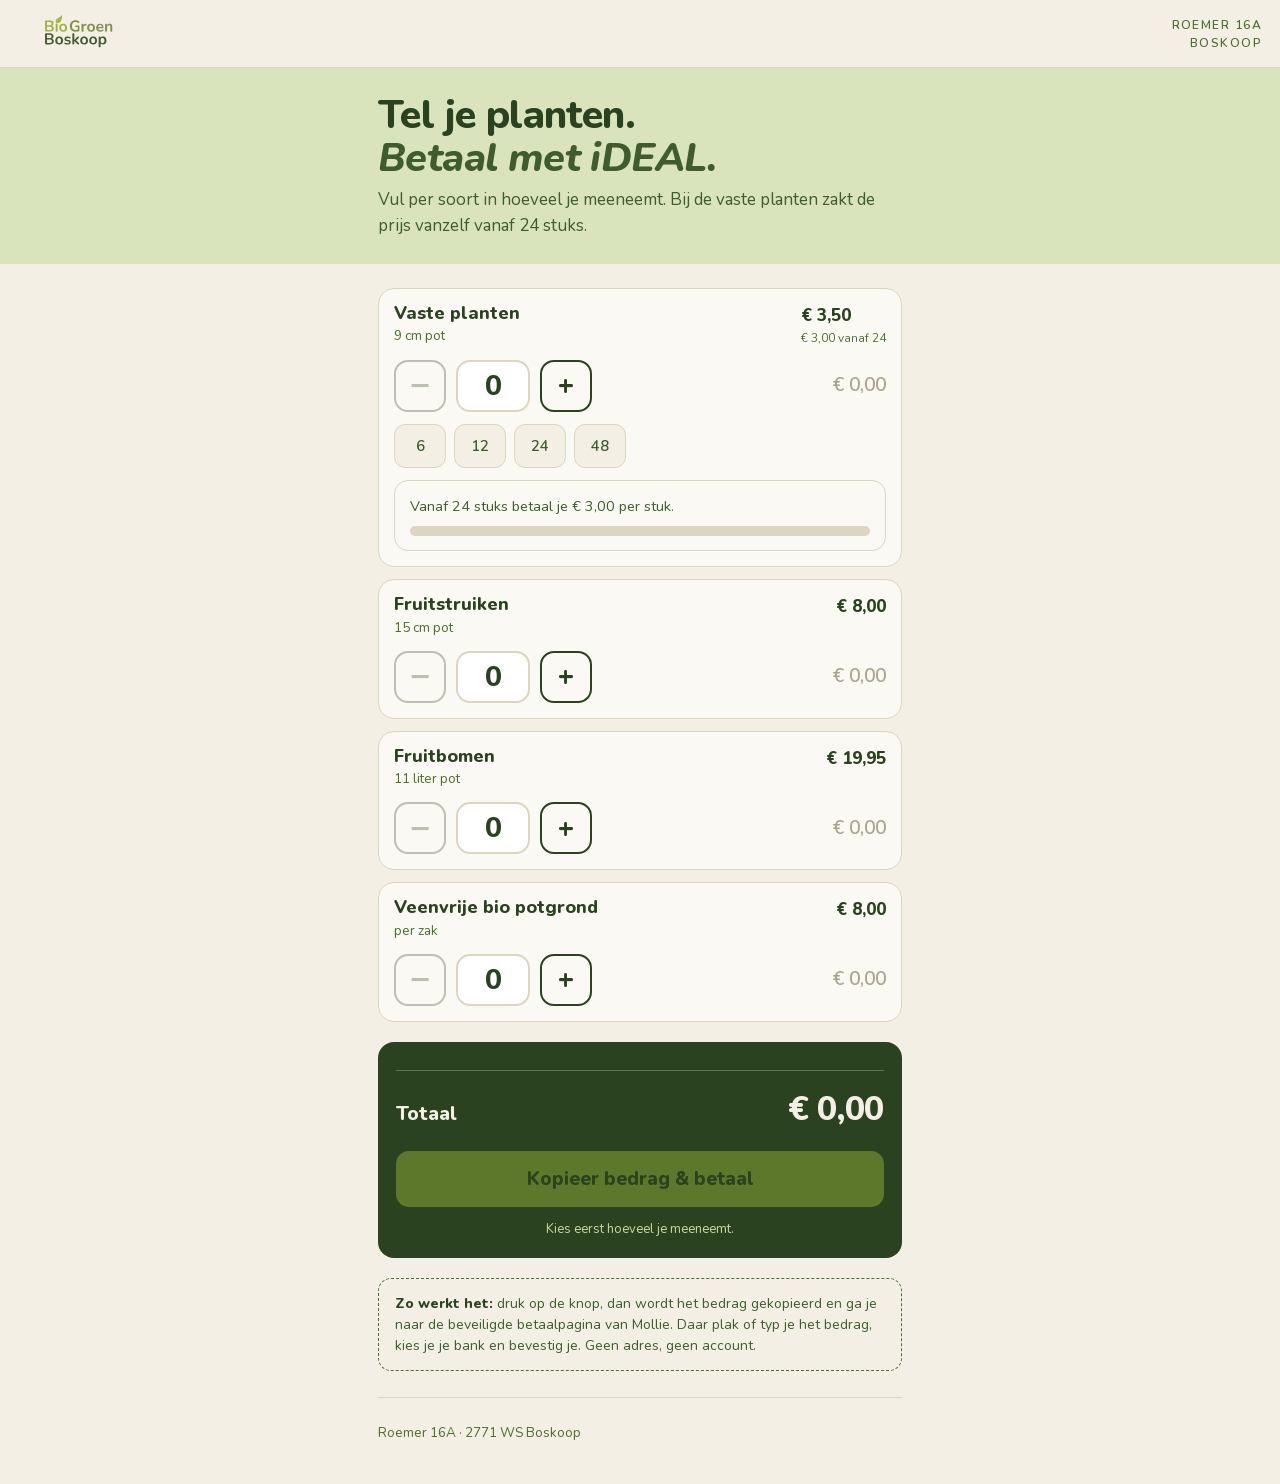
<file: index.html>
<!doctype html>
<html lang="nl">
<head>
<meta charset="utf-8">
<meta name="viewport" content="width=device-width,initial-scale=1,viewport-fit=cover">
<title>Bereken &amp; betaal — BioGroen Boskoop</title>
<link rel="icon" href="data:image/svg+xml,%3Csvg xmlns='http://www.w3.org/2000/svg' viewBox='0 0 64 64'%3E%3Crect width='64' height='64' rx='14' fill='%232B4220'/%3E%3Cpath d='M18 46 C20 26 32 14 48 12 C50 30 38 44 18 46 Z' fill='%23A8C63C'/%3E%3Cpath d='M19 46 C26 38 36 26 46 15' stroke='%232B4220' stroke-width='3' fill='none' stroke-linecap='round'/%3E%3C/svg%3E">
<link rel="stylesheet" href="bgb-fonts.css">
<style>

:root{
  --lime:#A8C63C; --pastel:#D9E4BC; --mid:#6E9444; --dark:#3E5C2E; --night:#2B4220;
  --moss:#4E6E2E; --cream:#F3EFE5; --line:#DCD5C2; --terra:#9A4419;
  --f:Nunito,system-ui,-apple-system,'Segoe UI',sans-serif;
}
*,*::before,*::after{box-sizing:border-box}
[hidden]{display:none!important}
html{font-family:var(--f)}
body{margin:0;background:var(--cream);color:var(--night);font-family:var(--f);
  font-weight:400;font-size:17px;line-height:1.55;-webkit-font-smoothing:antialiased}
.wrap{max-width:560px;margin:0 auto;padding:0 18px 40px}
a{color:inherit}
.lbl{font-weight:600;letter-spacing:.12em;text-transform:uppercase;font-size:12px}
.num{font-variant-numeric:tabular-nums;font-feature-settings:"tnum"}
.skip{position:absolute;left:-9999px}
.skip:focus{left:12px;top:12px;min-height:44px;display:inline-flex;align-items:center;
  padding:0 16px;background:var(--night);color:var(--cream);border-radius:10px;z-index:9}

.kop{background:var(--cream);border-bottom:1.5px solid var(--line);padding:14px 18px;
  display:flex;align-items:center;justify-content:space-between;gap:14px}
.bgb-logo__knock{fill:var(--cream)}
.kop__merk{width:118px;display:block}
.kop__adres{color:var(--moss);text-align:right;margin:0;line-height:1.5}

.top{background:var(--pastel);padding:26px 0 24px;margin-bottom:24px}
h1{font-weight:800;font-size:clamp(30px,8vw,40px);line-height:1.06;letter-spacing:-.015em;margin:0 0 8px}
h1 em{font-style:italic;color:var(--dark)}
.lead{margin:0;color:var(--dark)}
.regel{background:#FBF9F3;border:1.5px solid var(--line);border-radius:16px;
  padding:14px 15px 15px;margin:0 0 12px}
.regel__kop{display:flex;align-items:flex-start;justify-content:space-between;gap:12px;margin:0 0 12px}
.regel__naam{margin:0;font-weight:800;font-size:18px;line-height:1.2}
.regel__pot{margin:2px 0 0;color:var(--moss);font-size:13.5px}
.regel__prijs{margin:0;font-weight:800;font-size:17px;white-space:nowrap}
.regel__prijs small{display:block;font-weight:400;font-size:12px;color:var(--moss);text-align:right}
.regel__rij{display:flex;align-items:center;gap:10px}
.regel__knop{width:52px;height:52px;flex:0 0 auto;border:2px solid var(--night);background:#FBF9F3;
  color:var(--night);border-radius:14px;font-size:27px;font-weight:800;line-height:1;cursor:pointer;
  display:grid;place-items:center;padding:0;font-family:var(--f)}
.regel__knop:hover:not(:disabled){background:var(--lime)}
.regel__knop:disabled{opacity:.3;cursor:default}
.regel__veld{width:74px;height:52px;flex:0 0 auto;text-align:center;font-size:28px;font-weight:800;
  font-family:var(--f);border:2px solid var(--line);border-radius:14px;background:#fff;color:var(--night);
  -moz-appearance:textfield;font-variant-numeric:tabular-nums;padding:0}
.regel__veld::-webkit-outer-spin-button,.regel__veld::-webkit-inner-spin-button{-webkit-appearance:none;margin:0}
.regel__som{margin:0 0 0 auto;font-weight:800;font-size:19px;white-space:nowrap}
.regel__som--nul{color:#A9A48F;font-weight:600}
.regel__snel{display:flex;gap:8px;margin:12px 0 0;flex-wrap:wrap}
.regel__snel button{min-width:52px;min-height:44px;padding:0 13px;border:1.5px solid var(--line);
  background:var(--cream);color:var(--dark);border-radius:11px;font-family:var(--f);font-weight:600;
  font-size:15px;cursor:pointer;font-variant-numeric:tabular-nums}
.regel__snel button:hover{border-color:var(--night);background:var(--pastel)}
.meter{margin:12px 0 0;background:#FBF9F3;border:1.5px solid var(--line);border-radius:14px;padding:14px 15px}
.meter__tekst{margin:0 0 9px;font-size:14.5px;color:var(--dark)}
.meter__tekst b{color:var(--terra);font-weight:800}
.meter__baan{height:10px;background:var(--line);border-radius:999px;overflow:hidden}
.meter__vul{height:100%;background:var(--lime);border-radius:999px;width:0}
.meter--bereikt .meter__vul{background:var(--mid)}

.totaal{margin-top:20px;background:var(--night);color:var(--cream);border-radius:16px;padding:18px}
.totaal__rij{display:flex;justify-content:space-between;gap:12px;font-size:14.5px;padding:5px 0}
.totaal__rij--korting{color:var(--lime)}
.totaal__hoofd{display:flex;justify-content:space-between;align-items:baseline;gap:12px;margin-top:10px;
  padding-top:12px;border-top:1.5px solid rgba(243,239,229,.28)}
.totaal__label{font-weight:800;font-size:20px}
.totaal__bedrag{font-weight:800;font-size:34px;letter-spacing:-.01em}
.knop{display:flex;align-items:center;justify-content:center;width:100%;min-height:56px;margin-top:16px;
  background:var(--lime);color:var(--night);border:none;border-radius:13px;font-family:var(--f);
  font-weight:800;font-size:19px;cursor:pointer}
.knop:hover:not(:disabled){background:#B7D451}
.knop:disabled{opacity:.4;cursor:default}
.leeg{font-size:13px;color:#C9D8A0;margin:12px 0 0;text-align:center}
.hint{margin:12px 0 0;padding:11px 13px;background:rgba(168,198,60,.16);color:#DDEBAF;
  border-radius:11px;font-size:14px;line-height:1.45;text-align:center}
.hint b{color:#fff;font-weight:800;font-variant-numeric:tabular-nums}
.knop--ok{background:#6E9444;color:#F3EFE5}

.uitleg{margin:20px 0 0;padding:14px 16px;border:1.5px dashed var(--moss);border-radius:13px;
  font-size:14px;line-height:1.5;color:var(--dark)}
.uitleg b{font-weight:800;color:var(--night)}
.voet{margin-top:26px;padding-top:18px;border-top:1px solid var(--line);font-size:14px;color:var(--moss)}
.voet__gegevens{line-height:1.65;margin:6px 0 0;font-size:13.5px}
:focus-visible{outline:3px solid var(--terra);outline-offset:2px}
</style>
</head>
<body>
<a class="skip" href="#rekenen">Naar de rekenmodule</a>

<header class="kop">
  <!-- LOGO:START --><svg class="kop__merk bgb-logo" role="img" aria-label="BioGroen Boskoop" xmlns="http://www.w3.org/2000/svg" xmlns:xlink="http://www.w3.org/1999/xlink" viewBox="0 0 4251.75 1417.5" preserveAspectRatio="xMidYMid meet"><defs><g/><clipPath id="a26000ff5c"><path d="M 0.62 0 L 4250.88 0 L 4250.88 1417 L 0.62 1417 Z M 0.62 0 " clip-rule="nonzero"/></clipPath><clipPath id="8870ce7c89"><path d="M 0.62 0 L 4250.66 0 L 4250.66 1416.93 L 0.62 1416.93 Z M 0.62 0 " clip-rule="nonzero"/></clipPath><clipPath id="c2f44dbb6f"><path d="M 1336.42 217.93 L 1446.06 217.93 L 1446.06 327.57 L 1336.42 327.57 Z M 1336.42 217.93 " clip-rule="nonzero"/></clipPath><clipPath id="900d8e21f1"><path d="M 1391.24 217.93 C 1360.96 217.93 1336.42 242.48 1336.42 272.75 C 1336.42 303.03 1360.96 327.57 1391.24 327.57 C 1421.52 327.57 1446.06 303.03 1446.06 272.75 C 1446.06 242.48 1421.52 217.93 1391.24 217.93 Z M 1391.24 217.93 " clip-rule="nonzero"/></clipPath><clipPath id="1ef32eebeb"><path d="M 0.42 0.93 L 110.06 0.93 L 110.06 110.57 L 0.42 110.57 Z M 0.42 0.93 " clip-rule="nonzero"/></clipPath><clipPath id="9193e48dbc"><path d="M 55.24 0.93 C 24.96 0.93 0.42 25.48 0.42 55.75 C 0.42 86.03 24.96 110.57 55.24 110.57 C 85.52 110.57 110.06 86.03 110.06 55.75 C 110.06 25.48 85.52 0.93 55.24 0.93 Z M 55.24 0.93 " clip-rule="nonzero"/></clipPath><clipPath id="658c594928"><rect x="0" width="111" y="0" height="111"/></clipPath><clipPath id="f12c47533d"><path d="M 1355.5 36.55 L 1584 36.55 L 1584 386.66 L 1355.5 386.66 Z M 1355.5 36.55 " clip-rule="nonzero"/></clipPath><clipPath id="6692439321"><rect x="0" width="4251" y="0" height="1417"/></clipPath></defs><g clip-path="url(#a26000ff5c)"><g transform="matrix(1, 0, 0, 1, 0, 0)"><g clip-path="url(#6692439321)"><g clip-path="url(#8870ce7c89)"></g><g fill="#a2b143" fill-opacity="1"><g transform="translate(932.06, 633.21)"><g><path d="M 81.92 0 C 69.49 0 59.98 -3.3 53.39 -9.89 C 46.8 -16.48 43.5 -25.99 43.5 -38.42 L 43.5 -359.91 C 43.5 -372.33 46.8 -381.84 53.39 -388.44 C 59.98 -395.03 69.49 -398.33 81.92 -398.33 L 217.53 -398.33 C 245.39 -398.33 269.12 -394.18 288.7 -385.89 C 308.3 -377.61 323.27 -365.74 333.62 -350.3 C 343.99 -334.86 349.17 -316.41 349.17 -294.94 C 349.17 -270.82 342.2 -250.48 328.27 -233.91 C 314.33 -217.33 295.3 -206.22 271.2 -200.58 L 271.2 -209.05 C 299.08 -204.9 320.73 -194.35 336.17 -177.41 C 351.62 -160.46 359.34 -138.43 359.34 -111.31 C 359.34 -75.89 347.38 -48.49 323.45 -29.09 C 299.54 -9.7 266.3 0 223.73 0 Z M 113 -54.81 L 214.7 -54.81 C 240.32 -54.81 259.15 -59.8 271.2 -69.78 C 283.25 -79.76 289.28 -94.73 289.28 -114.69 C 289.28 -135.03 283.25 -150.1 271.2 -159.89 C 259.15 -169.68 240.32 -174.58 214.7 -174.58 L 113 -174.58 Z M 113 -229.39 L 205.09 -229.39 C 229.96 -229.39 248.51 -234.19 260.75 -243.8 C 272.99 -253.4 279.11 -267.62 279.11 -286.45 C 279.11 -305.29 272.99 -319.5 260.75 -329.11 C 248.51 -338.71 229.96 -343.52 205.09 -343.52 L 113 -343.52 Z M 113 -229.39 "/></g></g></g><g fill="#a2b143" fill-opacity="1"><g transform="translate(1320.77, 633.21)"><g><path d="M 71.75 3.95 C 60.46 3.95 51.8 0.56 45.77 -6.22 C 39.73 -13 36.72 -22.41 36.72 -34.47 L 36.72 -241.81 C 36.72 -254.25 39.73 -263.76 45.77 -270.34 C 51.8 -276.94 60.46 -280.23 71.75 -280.23 C 83.05 -280.23 91.8 -276.94 98.02 -270.34 C 104.23 -263.76 107.34 -254.25 107.34 -241.81 L 107.34 -34.47 C 107.34 -22.41 104.33 -13 98.3 -6.22 C 92.27 0.56 83.43 3.95 71.75 3.95 Z M 71.75 -332.78 C 58.57 -332.78 48.3 -336.08 40.95 -342.67 C 33.61 -349.27 29.94 -358.4 29.94 -370.08 C 29.94 -382.13 33.61 -391.35 40.95 -397.75 C 48.3 -404.16 58.57 -407.36 71.75 -407.36 C 85.31 -407.36 95.67 -404.16 102.83 -397.75 C 109.98 -391.35 113.56 -382.13 113.56 -370.08 C 113.56 -358.4 109.98 -349.27 102.83 -342.67 C 95.67 -336.08 85.31 -332.78 71.75 -332.78 Z M 71.75 -332.78 "/></g></g></g><g fill="#a2b143" fill-opacity="1"><g transform="translate(1464.84, 633.21)"><g><path d="M 162.72 5.66 C 134.09 5.66 109.23 -0.18 88.14 -11.86 C 67.05 -23.54 50.66 -40.2 38.98 -61.86 C 27.3 -83.52 21.47 -109.05 21.47 -138.42 C 21.47 -160.65 24.77 -180.52 31.36 -198.03 C 37.95 -215.55 47.46 -230.62 59.89 -243.23 C 72.32 -255.85 87.19 -265.45 104.52 -272.05 C 121.85 -278.64 141.25 -281.94 162.72 -281.94 C 191.34 -281.94 216.2 -276.1 237.3 -264.42 C 258.39 -252.74 274.77 -236.17 286.45 -214.7 C 298.13 -193.23 303.97 -167.8 303.97 -138.42 C 303.97 -116.2 300.67 -96.24 294.08 -78.53 C 287.48 -60.83 277.97 -45.67 265.55 -33.05 C 253.12 -20.43 238.24 -10.83 220.91 -4.23 C 203.58 2.36 184.19 5.66 162.72 5.66 Z M 162.72 -48.03 C 176.66 -48.03 188.89 -51.41 199.44 -58.19 C 209.99 -64.97 218.18 -75.05 224.02 -88.42 C 229.86 -101.8 232.78 -118.46 232.78 -138.42 C 232.78 -168.55 226.38 -191.06 213.56 -205.94 C 200.76 -220.82 183.81 -228.27 162.72 -228.27 C 148.78 -228.27 136.54 -224.97 125.98 -218.38 C 115.44 -211.78 107.25 -201.8 101.41 -188.42 C 95.57 -175.05 92.66 -158.39 92.66 -138.42 C 92.66 -108.67 99.05 -86.16 111.86 -70.91 C 124.67 -55.66 141.62 -48.03 162.72 -48.03 Z M 162.72 -48.03 "/></g></g></g><g clip-path="url(#c2f44dbb6f)"><g clip-path="url(#900d8e21f1)"><g transform="matrix(1, 0, 0, 1, 1336, 217)"><g clip-path="url(#658c594928)"><g clip-path="url(#1ef32eebeb)"><g clip-path="url(#9193e48dbc)"><path class="bgb-logo__knock" fill="#ffffff" d="M 0.42 0.93 L 110.06 0.93 L 110.06 110.57 L 0.42 110.57 Z M 0.42 0.93 " fill-opacity="1" fill-rule="nonzero"/></g></g></g></g></g></g><g fill="#455c33" fill-opacity="1"><g transform="translate(932.06, 1095.63)"><g><path d="M 81.92 0 C 69.49 0 59.98 -3.3 53.39 -9.89 C 46.8 -16.48 43.5 -25.99 43.5 -38.42 L 43.5 -359.91 C 43.5 -372.33 46.8 -381.84 53.39 -388.44 C 59.98 -395.03 69.49 -398.33 81.92 -398.33 L 217.53 -398.33 C 245.39 -398.33 269.12 -394.18 288.7 -385.89 C 308.3 -377.61 323.27 -365.74 333.62 -350.3 C 343.99 -334.86 349.17 -316.41 349.17 -294.94 C 349.17 -270.82 342.2 -250.48 328.27 -233.91 C 314.33 -217.33 295.3 -206.22 271.2 -200.58 L 271.2 -209.05 C 299.08 -204.9 320.73 -194.35 336.17 -177.41 C 351.62 -160.46 359.34 -138.43 359.34 -111.31 C 359.34 -75.89 347.38 -48.49 323.45 -29.09 C 299.54 -9.7 266.3 0 223.73 0 Z M 113 -54.81 L 214.7 -54.81 C 240.32 -54.81 259.15 -59.8 271.2 -69.78 C 283.25 -79.76 289.28 -94.73 289.28 -114.69 C 289.28 -135.03 283.25 -150.1 271.2 -159.89 C 259.15 -169.68 240.32 -174.58 214.7 -174.58 L 113 -174.58 Z M 113 -229.39 L 205.09 -229.39 C 229.96 -229.39 248.51 -234.19 260.75 -243.8 C 272.99 -253.4 279.11 -267.62 279.11 -286.45 C 279.11 -305.29 272.99 -319.5 260.75 -329.11 C 248.51 -338.71 229.96 -343.52 205.09 -343.52 L 113 -343.52 Z M 113 -229.39 "/></g></g></g><g fill="#455c33" fill-opacity="1"><g transform="translate(1320.77, 1095.63)"><g><path d="M 162.72 5.66 C 134.09 5.66 109.23 -0.18 88.14 -11.86 C 67.05 -23.54 50.66 -40.2 38.98 -61.86 C 27.3 -83.52 21.47 -109.05 21.47 -138.42 C 21.47 -160.65 24.77 -180.52 31.36 -198.03 C 37.95 -215.55 47.46 -230.62 59.89 -243.23 C 72.32 -255.85 87.19 -265.45 104.52 -272.05 C 121.85 -278.64 141.25 -281.94 162.72 -281.94 C 191.34 -281.94 216.2 -276.1 237.3 -264.42 C 258.39 -252.74 274.77 -236.17 286.45 -214.7 C 298.13 -193.23 303.97 -167.8 303.97 -138.42 C 303.97 -116.2 300.67 -96.24 294.08 -78.53 C 287.48 -60.83 277.97 -45.67 265.55 -33.05 C 253.12 -20.43 238.24 -10.83 220.91 -4.23 C 203.58 2.36 184.19 5.66 162.72 5.66 Z M 162.72 -48.03 C 176.66 -48.03 188.89 -51.41 199.44 -58.19 C 209.99 -64.97 218.18 -75.05 224.02 -88.42 C 229.86 -101.8 232.78 -118.46 232.78 -138.42 C 232.78 -168.55 226.38 -191.06 213.56 -205.94 C 200.76 -220.82 183.81 -228.27 162.72 -228.27 C 148.78 -228.27 136.54 -224.97 125.98 -218.38 C 115.44 -211.78 107.25 -201.8 101.41 -188.42 C 95.57 -175.05 92.66 -158.39 92.66 -138.42 C 92.66 -108.67 99.05 -86.16 111.86 -70.91 C 124.67 -55.66 141.62 -48.03 162.72 -48.03 Z M 162.72 -48.03 "/></g></g></g><g fill="#455c33" fill-opacity="1"><g transform="translate(1646.21, 1095.63)"><g><path d="M 137.86 5.66 C 121.66 5.66 104.52 3.96 86.44 0.56 C 68.36 -2.82 52.17 -8.66 37.86 -16.95 C 31.83 -20.71 27.59 -25.13 25.14 -30.22 C 22.69 -35.31 21.75 -40.4 22.31 -45.48 C 22.88 -50.57 24.77 -54.99 27.97 -58.75 C 31.16 -62.52 35.3 -64.97 40.39 -66.09 C 45.48 -67.23 51.04 -66.29 57.06 -63.28 C 72.13 -56.12 86.26 -51.13 99.44 -48.3 C 112.62 -45.47 125.62 -44.06 138.42 -44.06 C 156.5 -44.06 169.97 -47.17 178.81 -53.39 C 187.66 -59.61 192.09 -67.8 192.09 -77.97 C 192.09 -86.63 189.17 -93.32 183.33 -98.03 C 177.49 -102.74 168.74 -106.22 157.06 -108.48 L 100.56 -119.22 C 77.22 -123.74 59.42 -132.3 47.17 -144.92 C 34.93 -157.54 28.81 -173.83 28.81 -193.8 C 28.81 -211.88 33.8 -227.51 43.78 -240.69 C 53.77 -253.88 67.61 -264.05 85.31 -271.2 C 103.02 -278.36 123.36 -281.94 146.33 -281.94 C 162.9 -281.94 178.44 -280.14 192.94 -276.56 C 207.45 -272.99 221.48 -267.44 235.05 -259.91 C 240.69 -256.88 244.55 -252.93 246.62 -248.03 C 248.7 -243.13 249.16 -238.14 248.03 -233.06 C 246.91 -227.98 244.64 -223.46 241.25 -219.5 C 237.86 -215.54 233.63 -213.09 228.55 -212.16 C 223.46 -211.22 217.72 -212.25 211.31 -215.27 C 199.63 -221.3 188.43 -225.63 177.69 -228.27 C 166.96 -230.9 156.7 -232.22 146.91 -232.22 C 128.45 -232.22 114.79 -229.02 105.94 -222.61 C 97.08 -216.2 92.66 -207.73 92.66 -197.19 C 92.66 -189.27 95.29 -182.68 100.56 -177.41 C 105.84 -172.13 113.94 -168.55 124.86 -166.67 L 181.36 -155.94 C 205.85 -151.41 224.4 -143.13 237.02 -131.08 C 249.63 -119.02 255.94 -102.83 255.94 -82.48 C 255.94 -54.99 245.2 -33.43 223.73 -17.8 C 202.27 -2.16 173.64 5.66 137.86 5.66 Z M 137.86 5.66 "/></g></g></g><g fill="#455c33" fill-opacity="1"><g transform="translate(1921.92, 1095.63)"><g><path d="M 71.75 4.52 C 60.46 4.52 51.8 1.41 45.77 -4.8 C 39.73 -11.02 36.72 -19.96 36.72 -31.64 L 36.72 -367.25 C 36.72 -378.93 39.73 -387.77 45.77 -393.8 C 51.8 -399.83 60.46 -402.84 71.75 -402.84 C 83.05 -402.84 91.8 -399.83 98.02 -393.8 C 104.23 -387.77 107.34 -378.93 107.34 -367.25 L 107.34 -158.77 L 108.48 -158.77 L 201.7 -257.08 C 209.23 -264.61 215.82 -270.45 221.47 -274.59 C 227.12 -278.74 234.85 -280.81 244.64 -280.81 C 254.43 -280.81 261.87 -278.27 266.95 -273.17 C 272.05 -268.09 274.59 -261.97 274.59 -254.81 C 274.59 -247.66 271.2 -240.5 264.42 -233.34 L 166.11 -129.39 L 166.11 -158.77 L 274.03 -42.38 C 280.8 -35.22 283.91 -27.97 283.34 -20.62 C 282.78 -13.28 279.67 -7.25 274.02 -2.55 C 268.37 2.16 261.22 4.52 252.56 4.52 C 242.01 4.52 233.62 2.45 227.41 -1.69 C 221.2 -5.83 214.33 -12.05 206.8 -20.34 L 108.48 -123.17 L 107.34 -123.17 L 107.34 -31.64 C 107.34 -7.54 95.48 4.52 71.75 4.52 Z M 71.75 4.52 "/></g></g></g><g fill="#455c33" fill-opacity="1"><g transform="translate(2219.11, 1095.63)"><g><path d="M 162.72 5.66 C 134.09 5.66 109.23 -0.18 88.14 -11.86 C 67.05 -23.54 50.66 -40.2 38.98 -61.86 C 27.3 -83.52 21.47 -109.05 21.47 -138.42 C 21.47 -160.65 24.77 -180.52 31.36 -198.03 C 37.95 -215.55 47.46 -230.62 59.89 -243.23 C 72.32 -255.85 87.19 -265.45 104.52 -272.05 C 121.85 -278.64 141.25 -281.94 162.72 -281.94 C 191.34 -281.94 216.2 -276.1 237.3 -264.42 C 258.39 -252.74 274.77 -236.17 286.45 -214.7 C 298.13 -193.23 303.97 -167.8 303.97 -138.42 C 303.97 -116.2 300.67 -96.24 294.08 -78.53 C 287.48 -60.83 277.97 -45.67 265.55 -33.05 C 253.12 -20.43 238.24 -10.83 220.91 -4.23 C 203.58 2.36 184.19 5.66 162.72 5.66 Z M 162.72 -48.03 C 176.66 -48.03 188.89 -51.41 199.44 -58.19 C 209.99 -64.97 218.18 -75.05 224.02 -88.42 C 229.86 -101.8 232.78 -118.46 232.78 -138.42 C 232.78 -168.55 226.38 -191.06 213.56 -205.94 C 200.76 -220.82 183.81 -228.27 162.72 -228.27 C 148.78 -228.27 136.54 -224.97 125.98 -218.38 C 115.44 -211.78 107.25 -201.8 101.41 -188.42 C 95.57 -175.05 92.66 -158.39 92.66 -138.42 C 92.66 -108.67 99.05 -86.16 111.86 -70.91 C 124.67 -55.66 141.62 -48.03 162.72 -48.03 Z M 162.72 -48.03 "/></g></g></g><g fill="#455c33" fill-opacity="1"><g transform="translate(2544.55, 1095.63)"><g><path d="M 162.72 5.66 C 134.09 5.66 109.23 -0.18 88.14 -11.86 C 67.05 -23.54 50.66 -40.2 38.98 -61.86 C 27.3 -83.52 21.47 -109.05 21.47 -138.42 C 21.47 -160.65 24.77 -180.52 31.36 -198.03 C 37.95 -215.55 47.46 -230.62 59.89 -243.23 C 72.32 -255.85 87.19 -265.45 104.52 -272.05 C 121.85 -278.64 141.25 -281.94 162.72 -281.94 C 191.34 -281.94 216.2 -276.1 237.3 -264.42 C 258.39 -252.74 274.77 -236.17 286.45 -214.7 C 298.13 -193.23 303.97 -167.8 303.97 -138.42 C 303.97 -116.2 300.67 -96.24 294.08 -78.53 C 287.48 -60.83 277.97 -45.67 265.55 -33.05 C 253.12 -20.43 238.24 -10.83 220.91 -4.23 C 203.58 2.36 184.19 5.66 162.72 5.66 Z M 162.72 -48.03 C 176.66 -48.03 188.89 -51.41 199.44 -58.19 C 209.99 -64.97 218.18 -75.05 224.02 -88.42 C 229.86 -101.8 232.78 -118.46 232.78 -138.42 C 232.78 -168.55 226.38 -191.06 213.56 -205.94 C 200.76 -220.82 183.81 -228.27 162.72 -228.27 C 148.78 -228.27 136.54 -224.97 125.98 -218.38 C 115.44 -211.78 107.25 -201.8 101.41 -188.42 C 95.57 -175.05 92.66 -158.39 92.66 -138.42 C 92.66 -108.67 99.05 -86.16 111.86 -70.91 C 124.67 -55.66 141.62 -48.03 162.72 -48.03 Z M 162.72 -48.03 "/></g></g></g><g fill="#455c33" fill-opacity="1"><g transform="translate(2869.98, 1095.63)"><g><path d="M 71.75 106.22 C 60.46 106.22 51.8 103.2 45.77 97.17 C 39.73 91.15 36.72 82.3 36.72 70.62 L 36.72 -245.2 C 36.72 -256.88 39.73 -265.73 45.77 -271.77 C 51.8 -277.8 60.27 -280.81 71.19 -280.81 C 82.49 -280.81 91.15 -277.8 97.17 -271.77 C 103.2 -265.73 106.22 -256.88 106.22 -245.2 L 106.22 -201.14 L 100 -218.09 C 105.66 -237.3 117.24 -252.74 134.75 -264.42 C 152.27 -276.1 172.71 -281.94 196.06 -281.94 C 220.16 -281.94 241.35 -276.1 259.61 -264.42 C 277.88 -252.74 292.1 -236.27 302.27 -214.98 C 312.44 -193.7 317.53 -168.18 317.53 -138.42 C 317.53 -109.05 312.44 -83.52 302.27 -61.86 C 292.1 -40.2 277.97 -23.54 259.89 -11.86 C 241.82 -0.18 220.54 5.66 196.06 5.66 C 173.08 5.66 152.93 -0.09 135.59 -11.58 C 118.27 -23.07 106.59 -38.04 100.56 -56.5 L 107.34 -56.5 L 107.34 70.62 C 107.34 82.3 104.23 91.15 98.02 97.17 C 91.8 103.2 83.05 106.22 71.75 106.22 Z M 176.28 -48.03 C 190.22 -48.03 202.46 -51.41 213 -58.19 C 223.55 -64.97 231.74 -75.05 237.58 -88.42 C 243.42 -101.8 246.34 -118.46 246.34 -138.42 C 246.34 -168.55 239.94 -191.06 227.12 -205.94 C 214.32 -220.82 197.38 -228.27 176.28 -228.27 C 162.34 -228.27 150.1 -224.97 139.55 -218.38 C 129 -211.78 120.81 -201.8 114.97 -188.42 C 109.13 -175.05 106.22 -158.39 106.22 -138.42 C 106.22 -108.67 112.62 -86.16 125.42 -70.91 C 138.23 -55.66 155.19 -48.03 176.28 -48.03 Z M 176.28 -48.03 "/></g></g></g><g fill="#819247" fill-opacity="1"><g transform="translate(1837.15, 633.21)"><g><path d="M 235.05 5.66 C 190.97 5.66 153.77 -2.63 123.45 -19.2 C 93.13 -35.77 70.05 -59.32 54.23 -89.83 C 38.42 -120.34 30.52 -156.5 30.52 -198.31 C 30.52 -229.96 35.12 -258.39 44.34 -283.62 C 53.57 -308.86 66.94 -330.43 84.45 -348.31 C 101.97 -366.21 123.35 -379.96 148.59 -389.56 C 173.83 -399.16 202.46 -403.97 234.47 -403.97 C 255.56 -403.97 276.75 -401.43 298.03 -396.34 C 319.31 -391.26 339.37 -382.69 358.2 -370.64 C 364.61 -366.49 368.85 -361.41 370.92 -355.38 C 372.99 -349.35 373.27 -343.23 371.77 -337.02 C 370.27 -330.8 367.44 -325.44 363.3 -320.92 C 359.15 -316.4 353.97 -313.57 347.75 -312.44 C 341.54 -311.31 334.67 -312.82 327.14 -316.97 C 312.83 -325.25 298.32 -331.27 283.62 -335.03 C 268.94 -338.8 252.55 -340.69 234.47 -340.69 C 206.6 -340.69 183.06 -335.13 163.84 -324.02 C 144.63 -312.91 130.23 -296.81 120.62 -275.72 C 111.02 -254.62 106.22 -228.82 106.22 -198.31 C 106.22 -151.98 117.33 -116.76 139.55 -92.66 C 161.77 -68.55 194.74 -56.5 238.44 -56.5 C 253.5 -56.5 268.75 -58 284.19 -61.02 C 299.63 -64.04 314.7 -68.18 329.39 -73.45 L 315.27 -41.25 L 315.27 -161.59 L 253.12 -161.59 C 243.71 -161.59 236.45 -164.04 231.36 -168.94 C 226.27 -173.83 223.73 -180.42 223.73 -188.7 C 223.73 -197.37 226.27 -203.96 231.36 -208.48 C 236.45 -213 243.71 -215.27 253.12 -215.27 L 346.34 -215.27 C 355.76 -215.27 363.01 -212.72 368.09 -207.64 C 373.18 -202.55 375.72 -195.3 375.72 -185.89 L 375.72 -48.59 C 375.72 -40.3 374.12 -33.33 370.92 -27.67 C 367.72 -22.02 362.55 -17.88 355.39 -15.25 C 338.82 -9.23 319.79 -4.24 298.31 -0.28 C 276.84 3.68 255.75 5.66 235.05 5.66 Z M 235.05 5.66 "/></g></g></g><g fill="#819247" fill-opacity="1"><g transform="translate(2252.99, 633.21)"><g><path d="M 72.89 4.52 C 61.21 4.52 52.27 1.41 46.05 -4.8 C 39.83 -11.02 36.72 -19.96 36.72 -31.64 L 36.72 -245.2 C 36.72 -256.88 39.73 -265.73 45.77 -271.77 C 51.8 -277.8 60.27 -280.81 71.19 -280.81 C 82.11 -280.81 90.59 -277.8 96.61 -271.77 C 102.64 -265.73 105.66 -256.88 105.66 -245.2 L 105.66 -209.61 L 100 -209.61 C 105.28 -232.21 115.64 -249.35 131.08 -261.03 C 146.52 -272.71 167.05 -279.68 192.67 -281.94 C 200.58 -282.69 206.88 -280.71 211.59 -276 C 216.3 -271.29 219.03 -264.04 219.78 -254.25 C 220.54 -244.83 218.38 -237.2 213.28 -231.36 C 208.2 -225.52 200.57 -222.05 190.41 -220.92 L 177.97 -219.78 C 155 -217.52 137.68 -210.46 126 -198.59 C 114.32 -186.73 108.48 -170.06 108.48 -148.59 L 108.48 -31.64 C 108.48 -19.96 105.47 -11.02 99.44 -4.8 C 93.41 1.41 84.57 4.52 72.89 4.52 Z M 72.89 4.52 "/></g></g></g><g fill="#819247" fill-opacity="1"><g transform="translate(2469.94, 633.21)"><g><path d="M 162.72 5.66 C 134.09 5.66 109.23 -0.18 88.14 -11.86 C 67.05 -23.54 50.66 -40.2 38.98 -61.86 C 27.3 -83.52 21.47 -109.05 21.47 -138.42 C 21.47 -160.65 24.77 -180.52 31.36 -198.03 C 37.95 -215.55 47.46 -230.62 59.89 -243.23 C 72.32 -255.85 87.19 -265.45 104.52 -272.05 C 121.85 -278.64 141.25 -281.94 162.72 -281.94 C 191.34 -281.94 216.2 -276.1 237.3 -264.42 C 258.39 -252.74 274.77 -236.17 286.45 -214.7 C 298.13 -193.23 303.97 -167.8 303.97 -138.42 C 303.97 -116.2 300.67 -96.24 294.08 -78.53 C 287.48 -60.83 277.97 -45.67 265.55 -33.05 C 253.12 -20.43 238.24 -10.83 220.91 -4.23 C 203.58 2.36 184.19 5.66 162.72 5.66 Z M 162.72 -48.03 C 176.66 -48.03 188.89 -51.41 199.44 -58.19 C 209.99 -64.97 218.18 -75.05 224.02 -88.42 C 229.86 -101.8 232.78 -118.46 232.78 -138.42 C 232.78 -168.55 226.38 -191.06 213.56 -205.94 C 200.76 -220.82 183.81 -228.27 162.72 -228.27 C 148.78 -228.27 136.54 -224.97 125.98 -218.38 C 115.44 -211.78 107.25 -201.8 101.41 -188.42 C 95.57 -175.05 92.66 -158.39 92.66 -138.42 C 92.66 -108.67 99.05 -86.16 111.86 -70.91 C 124.67 -55.66 141.62 -48.03 162.72 -48.03 Z M 162.72 -48.03 "/></g></g></g><g fill="#819247" fill-opacity="1"><g transform="translate(2795.38, 633.21)"><g><path d="M 172.89 5.66 C 141.63 5.66 114.7 -0.18 92.09 -11.86 C 69.49 -23.54 52.07 -40.11 39.83 -61.58 C 27.59 -83.05 21.47 -108.48 21.47 -137.86 C 21.47 -166.48 27.4 -191.53 39.27 -213 C 51.13 -234.47 67.52 -251.32 88.42 -263.56 C 109.33 -275.81 133.15 -281.94 159.89 -281.94 C 179.48 -281.94 197.09 -278.73 212.72 -272.33 C 228.35 -265.92 241.72 -256.69 252.83 -244.64 C 263.94 -232.59 272.41 -217.99 278.25 -200.86 C 284.09 -183.72 287.02 -164.41 287.02 -142.94 C 287.02 -136.16 284.66 -130.99 279.95 -127.41 C 275.24 -123.83 268.56 -122.05 259.91 -122.05 L 78.53 -122.05 L 78.53 -162.72 L 237.3 -162.72 L 228.27 -154.25 C 228.27 -171.57 225.72 -186.07 220.62 -197.75 C 215.54 -209.43 208.2 -218.37 198.59 -224.58 C 188.99 -230.8 177.03 -233.91 162.72 -233.91 C 146.89 -233.91 133.43 -230.23 122.31 -222.89 C 111.21 -215.55 102.73 -205.19 96.89 -191.81 C 91.05 -178.45 88.14 -162.54 88.14 -144.08 L 88.14 -140.12 C 88.14 -109.24 95.39 -86.16 109.89 -70.91 C 124.39 -55.66 145.77 -48.03 174.02 -48.03 C 183.8 -48.03 194.82 -49.25 207.06 -51.7 C 219.31 -54.15 230.89 -58.38 241.81 -64.41 C 249.73 -68.93 256.7 -70.91 262.72 -70.34 C 268.75 -69.78 273.55 -67.61 277.12 -63.84 C 280.71 -60.07 282.88 -55.46 283.62 -50 C 284.38 -44.54 283.35 -38.98 280.52 -33.33 C 277.69 -27.68 272.89 -22.79 266.11 -18.64 C 252.93 -10.36 237.77 -4.24 220.62 -0.28 C 203.49 3.68 187.58 5.66 172.89 5.66 Z M 172.89 5.66 "/></g></g></g><g fill="#819247" fill-opacity="1"><g transform="translate(3101.61, 633.21)"><g><path d="M 71.75 4.52 C 60.46 4.52 51.8 1.41 45.77 -4.8 C 39.73 -11.02 36.72 -19.96 36.72 -31.64 L 36.72 -245.2 C 36.72 -256.88 39.73 -265.73 45.77 -271.77 C 51.8 -277.8 60.27 -280.81 71.19 -280.81 C 82.11 -280.81 90.59 -277.8 96.61 -271.77 C 102.64 -265.73 105.66 -256.88 105.66 -245.2 L 105.66 -206.8 L 99.44 -220.92 C 107.73 -240.88 120.63 -256.04 138.14 -266.39 C 155.66 -276.75 175.53 -281.94 197.75 -281.94 C 219.97 -281.94 238.23 -277.79 252.55 -269.5 C 266.87 -261.22 277.61 -248.7 284.77 -231.94 C 291.92 -215.18 295.5 -193.99 295.5 -168.38 L 295.5 -31.64 C 295.5 -19.96 292.48 -11.02 286.45 -4.8 C 280.43 1.41 271.77 4.52 260.47 4.52 C 249.16 4.52 240.41 1.41 234.19 -4.8 C 227.98 -11.02 224.88 -19.96 224.88 -31.64 L 224.88 -164.98 C 224.88 -186.45 220.82 -202.08 212.72 -211.88 C 204.62 -221.66 192.1 -226.56 175.16 -226.56 C 154.44 -226.56 137.95 -220.06 125.7 -207.06 C 113.46 -194.07 107.34 -176.84 107.34 -155.38 L 107.34 -31.64 C 107.34 -7.54 95.48 4.52 71.75 4.52 Z M 71.75 4.52 "/></g></g></g><g clip-path="url(#f12c47533d)"><path fill="#a2b142" d="M 1573.9 36.54 L 1573.76 36.55 C 1560.26 62.57 1544 83.08 1524.99 98.08 C 1518.69 103.73 1509.85 109.92 1498.49 116.64 L 1414.31 160.84 C 1400.2 170.1 1385.7 186.79 1370.81 210.9 C 1361.71 228.28 1356.7 246.59 1355.76 265.83 C 1355.56 274.1 1356.84 283.38 1359.59 293.67 C 1360.8 300.57 1366.58 315.24 1376.95 337.68 C 1377.11 339.82 1376.29 343.61 1374.52 349.04 C 1371.17 358.73 1366.77 369.61 1361.33 381.7 C 1360.6 384.91 1363.66 386.58 1370.5 386.7 C 1373.73 385.62 1376.34 381.45 1378.33 374.16 C 1383.7 347.91 1389.11 325.17 1394.55 305.95 C 1404.1 274.74 1410.96 256.22 1415.13 250.39 C 1421.46 238.4 1428.75 227.29 1437.01 217.04 C 1438.77 214.2 1445.5 207.01 1457.21 195.45 C 1462.05 190.98 1467.15 186.73 1472.48 182.7 C 1489.19 171.83 1498.32 166.52 1499.86 166.76 C 1489.98 173.69 1475.59 188.38 1456.66 210.82 C 1446.17 224.14 1436.5 238.7 1427.65 254.53 C 1418.18 272.63 1411.32 288.07 1407.07 300.82 C 1404.94 307.2 1403.47 312.91 1402.65 317.96 L 1401.91 325.02 C 1401.75 329.39 1402.24 333.1 1403.38 336.14 C 1418.11 335.42 1427.22 334.41 1430.72 333.1 C 1437.14 331.7 1443.8 329.81 1450.68 327.44 C 1464.46 322.69 1479.16 316 1494.79 307.37 C 1517.17 293.51 1533.68 277.3 1544.32 258.76 C 1554.18 239.65 1561.49 222.14 1566.25 206.21 C 1572.64 186.92 1577.43 163.48 1580.59 135.92 C 1583.41 113.75 1584.36 94.22 1583.46 77.32 C 1582 60.72 1580.62 50.85 1579.32 47.71 C 1577.83 42.13 1576.02 38.4 1573.9 36.54 " fill-opacity="1" fill-rule="nonzero"/></g></g></g></g></svg><!-- LOGO:END -->
  <p class="kop__adres lbl">Roemer 16A<br>Boskoop</p>
</header>

<div class="top">
  <div class="wrap" style="padding-bottom:0">
    <h1>Tel je planten.<br><em>Betaal met iDEAL.</em></h1>
    <p class="lead">Vul per soort in hoeveel je meeneemt. Bij de vaste planten
      zakt de prijs vanzelf vanaf 24 stuks.</p>
  </div>
</div>

<main class="wrap" id="rekenen">
  <div id="regels"></div>

  <div class="totaal">
    <div id="specificatie"></div>
    <div class="totaal__hoofd">
      <span class="totaal__label">Totaal</span>
      <span class="totaal__bedrag num" id="totaal">&euro;&nbsp;0,00</span>
    </div>
    <button class="knop" id="afrekenen" type="button" disabled>
      <span id="knoptekst">Kopieer bedrag &amp; betaal</span>
    </button>
    <p class="leeg" id="leegmelding">Kies eerst hoeveel je meeneemt.</p>
    <p class="hint" id="hint" hidden>Plak het bedrag op de betaalpagina.
      Lukt plakken niet? Typ <b id="hintbedrag"></b> over.</p>
  </div>

  <p class="uitleg">
    <b>Zo werkt het:</b> druk op de knop, dan wordt het bedrag gekopieerd en ga je naar de beveiligde
    betaalpagina van Mollie. Daar plak of typ je het bedrag, kies je je bank en bevestig je.
    Geen adres, geen account.
  </p>

  <div class="voet">
    <p class="voet__gegevens num">Roemer 16A &middot; 2771 WS Boskoop</p>
  </div>
</main>

<script>
/* =======================================================================
   INSTELLINGEN
   =======================================================================
   LET OP, EERLIJK GEZEGD: deze pagina rekent het bedrag uit en zet het op het
   klembord, maar de klant vult het zelf in op de betaalpagina van Mollie. De
   betaallink staat op OPEN BEDRAG. Iemand die wil, kan dus een ander bedrag
   typen dan hier staat. Dat is de prijs van een opstelling zonder server.

   Gevolg voor de praktijk: controleer je Mollie-overzicht af en toe tegen wat
   er uit de kas verdwijnt.

   De staffel hoort BIJ EEN PRODUCT en telt alleen zijn eigen stuks mee. Twintig
   vaste planten plus vier fruitstruiken halen de staffel dus niet: dat zijn
   twintig vaste planten. Wil je dat anders, zeg het -- het is een andere manier
   van tellen, geen ander bedrag hier.

   Houd deze bedragen gelijk aan het stoepbord, anders schrikt de klant.
   ------------------------------------------------------------------------ */

const WINKEL = {
  producten: [
    /* 'een' en 'veel' zijn alleen voor de voorleessoftware: zonder die twee
       staat er 'Een vaste planten minder', en dat is geen zin. */
    { id: 'vast',   naam: 'Vaste planten', pot: '9 cm pot',     prijs: 350,
      een: 'vaste plant', veel: 'vaste planten',
      staffelVanaf: 24, staffelPrijs: 300, snel: [6, 12, 24, 48] },
    { id: 'struik', naam: 'Fruitstruiken', pot: '15 cm pot',    prijs: 800,
      een: 'fruitstruik', veel: 'fruitstruiken' },
    { id: 'boom',   naam: 'Fruitbomen',    pot: '11 liter pot', prijs: 1995,
      een: 'fruitboom', veel: 'fruitbomen' },
    { id: 'grond',  naam: 'Veenvrije bio potgrond', pot: 'per zak', prijs: 800,
      een: 'zak potgrond', veel: 'zakken potgrond' },
  ],

  /* De Mollie-betaallink met OPEN BEDRAG. De klant plakt of typt het totaal.
     Deze link moet in Mollie op 'herbruikbaar' staan, anders is hij na één
     betaling op. Een herbruikbare link is maximaal twee jaar geldig. */
  betaalLink: 'https://payment-links.mollie.com/payment/GojhaQ3cELcu7Ru4Kw8av',

  max: 999
};

/* ===================== vanaf hier niets meer instellen ================= */

const euro   = new Intl.NumberFormat('nl-NL', { style: 'currency', currency: 'EUR' });
const bedrag = c => euro.format(c / 100);

const aantal = Object.create(null);
WINKEL.producten.forEach(p => { aantal[p.id] = 0; });

const stukprijs = p =>
  (p.staffelVanaf && aantal[p.id] >= p.staffelVanaf) ? p.staffelPrijs : p.prijs;
const regelCenten  = p => aantal[p.id] * stukprijs(p);
const kortingCenten = p => aantal[p.id] * (p.prijs - stukprijs(p));
const totaalCenten = () => WINKEL.producten.reduce((som, p) => som + regelCenten(p), 0);
const stuksTotaal  = () => WINKEL.producten.reduce((som, p) => som + aantal[p.id], 0);

/* ------------------------------ opbouw -------------------------------- */

const vak = document.getElementById('regels');

for (const p of WINKEL.producten) {
  const kaart = document.createElement('div');
  kaart.className = 'regel';
  kaart.dataset.id = p.id;

  const een  = p.een  || p.naam.toLowerCase();
  const veel = p.veel || p.naam.toLowerCase();

  const staffelregel = p.staffelVanaf
    ? '<small>' + bedrag(p.staffelPrijs) + ' vanaf ' + p.staffelVanaf + '</small>' : '';
  const snelknoppen = p.snel
    ? '<div class="regel__snel">' + p.snel.map(n =>
        '<button type="button" data-zet="' + n + '">' + n + '</button>').join('') + '</div>'
    : '';
  const meter = p.staffelVanaf
    ? '<div class="meter"><p class="meter__tekst"></p>' +
      '<div class="meter__baan"><div class="meter__vul"></div></div></div>'
    : '';

  kaart.innerHTML =
    '<div class="regel__kop">' +
      '<div><p class="regel__naam">' + p.naam + '</p>' +
      '<p class="regel__pot">' + p.pot + '</p></div>' +
      '<p class="regel__prijs num">' + bedrag(p.prijs) + staffelregel + '</p>' +
    '</div>' +
    '<div class="regel__rij">' +
      '<button class="regel__knop" type="button" data-stap="-1" ' +
        'aria-label="\u00c9\u00e9n ' + een + ' minder">&minus;</button>' +
      '<input class="regel__veld num" type="number" inputmode="numeric" min="0" ' +
        'max="' + WINKEL.max + '" step="1" value="0" aria-label="Aantal ' + veel + '">' +
      '<button class="regel__knop" type="button" data-stap="1" ' +
        'aria-label="\u00c9\u00e9n ' + een + ' meer">+</button>' +
      '<span class="regel__som num regel__som--nul">' + bedrag(0) + '</span>' +
    '</div>' + snelknoppen + meter;

  vak.appendChild(kaart);
}

function zet(p, waarde) {
  let n = Math.floor(Number(waarde));
  if (!isFinite(n) || n < 0) n = 0;
  if (n > WINKEL.max) n = WINKEL.max;
  aantal[p.id] = n;
  const veld = vak.querySelector('[data-id="' + p.id + '"] .regel__veld');
  if (veld.value !== String(n)) veld.value = n;
  herteken();
}

vak.addEventListener('click', e => {
  const kaart = e.target.closest('.regel');
  if (!kaart) return;
  const p = WINKEL.producten.find(x => x.id === kaart.dataset.id);
  const stap = e.target.closest('button[data-stap]');
  if (stap) return zet(p, aantal[p.id] + Number(stap.dataset.stap));
  const sprong = e.target.closest('button[data-zet]');
  if (sprong) return zet(p, Number(sprong.dataset.zet));
});

vak.addEventListener('input', e => {
  const kaart = e.target.closest('.regel');
  if (!kaart || !e.target.classList.contains('regel__veld')) return;
  zet(WINKEL.producten.find(x => x.id === kaart.dataset.id), e.target.value);
});

/* ----------------------------- bijwerken ------------------------------ */

function herteken() {
  for (const p of WINKEL.producten) {
    const kaart = vak.querySelector('[data-id="' + p.id + '"]');
    const n = aantal[p.id];

    kaart.querySelector('button[data-stap="-1"]').disabled = n === 0;

    const som = kaart.querySelector('.regel__som');
    som.textContent = bedrag(regelCenten(p));
    som.classList.toggle('regel__som--nul', n === 0);

    if (!p.staffelVanaf) continue;
    const meter = kaart.querySelector('.meter');
    const tekst = kaart.querySelector('.meter__tekst');
    const vul   = kaart.querySelector('.meter__vul');
    const nog   = p.staffelVanaf - n;
    if (n >= p.staffelVanaf) {
      meter.classList.add('meter--bereikt');
      tekst.innerHTML = 'Staffel gehaald &mdash; je betaalt ' + bedrag(p.staffelPrijs) + ' per stuk.';
      vul.style.width = '100%';
    } else {
      meter.classList.remove('meter--bereikt');
      tekst.innerHTML = n === 0
        ? 'Vanaf ' + p.staffelVanaf + ' stuks betaal je ' + bedrag(p.staffelPrijs) + ' per stuk.'
        : 'Nog <b>' + nog + '</b> ' + (nog === 1 ? 'plant' : 'planten') + ' tot ' +
          bedrag(p.staffelPrijs) + ' per stuk.';
      vul.style.width = (n / p.staffelVanaf * 100).toFixed(1) + '%';
    }
  }

  let regels = '';
  for (const p of WINKEL.producten) {
    const n = aantal[p.id];
    if (n === 0) continue;
    // Tegen de basisprijs, want de korting staat eronder als eigen regel. Zou
    // hier de staffelprijs staan, dan werd de korting twee keer getoond en
    // telde de specificatie niet op naar het totaal.
    regels +=
      '<div class="totaal__rij"><span class="num">' + n + '&times; ' + p.naam.toLowerCase() +
        ' &agrave; ' + bedrag(p.prijs) + '</span>' +
      '<span class="num">' + bedrag(n * p.prijs) + '</span></div>';
    const korting = kortingCenten(p);
    if (korting > 0) {
      regels +=
        '<div class="totaal__rij totaal__rij--korting"><span>Staffelkorting</span>' +
        '<span class="num">&minus; ' + bedrag(korting) + '</span></div>';
    }
  }
  document.getElementById('specificatie').innerHTML = regels;

  const leeg = stuksTotaal() === 0;
  document.getElementById('totaal').textContent = bedrag(totaalCenten());
  document.getElementById('afrekenen').disabled = leeg;
  document.getElementById('leegmelding').hidden = !leeg;
}

/* ----------------------------- afrekenen ------------------------------ */

const knop      = document.getElementById('afrekenen');
const knoptekst = document.getElementById('knoptekst');
const hint      = document.getElementById('hint');

const bedragAlsTekst = () => (totaalCenten() / 100).toFixed(2).replace('.', ',');

async function naarKlembord(tekst) {
  try {
    if (navigator.clipboard && window.isSecureContext) {
      await navigator.clipboard.writeText(tekst);
      return true;
    }
  } catch (e) { /* valt hieronder terug */ }
  // Terugval voor oudere telefoons en pagina's zonder https
  try {
    const veld = document.createElement('textarea');
    veld.value = tekst;
    veld.setAttribute('readonly', '');
    veld.style.cssText = 'position:absolute;left:-9999px;top:0';
    document.body.appendChild(veld);
    veld.select();
    veld.setSelectionRange(0, veld.value.length);
    const gelukt = document.execCommand('copy');
    document.body.removeChild(veld);
    return gelukt;
  } catch (e) { return false; }
}

knop.addEventListener('click', async () => {
  if (stuksTotaal() < 1) return;
  const tekst = bedragAlsTekst();
  document.getElementById('hintbedrag').textContent = '€ ' + tekst;

  const gelukt = await naarKlembord(tekst);
  knop.classList.add('knop--ok');
  knoptekst.textContent = gelukt ? '€ ' + tekst + ' gekopieerd — één moment…'
                                 : 'Je gaat naar de betaalpagina…';
  hint.hidden = false;

  // Even laten zien dat er iets gebeurd is, dan door.
  setTimeout(() => { window.location.href = WINKEL.betaalLink; }, 900);
});

herteken();
</script>
</body>
</html>
</file>
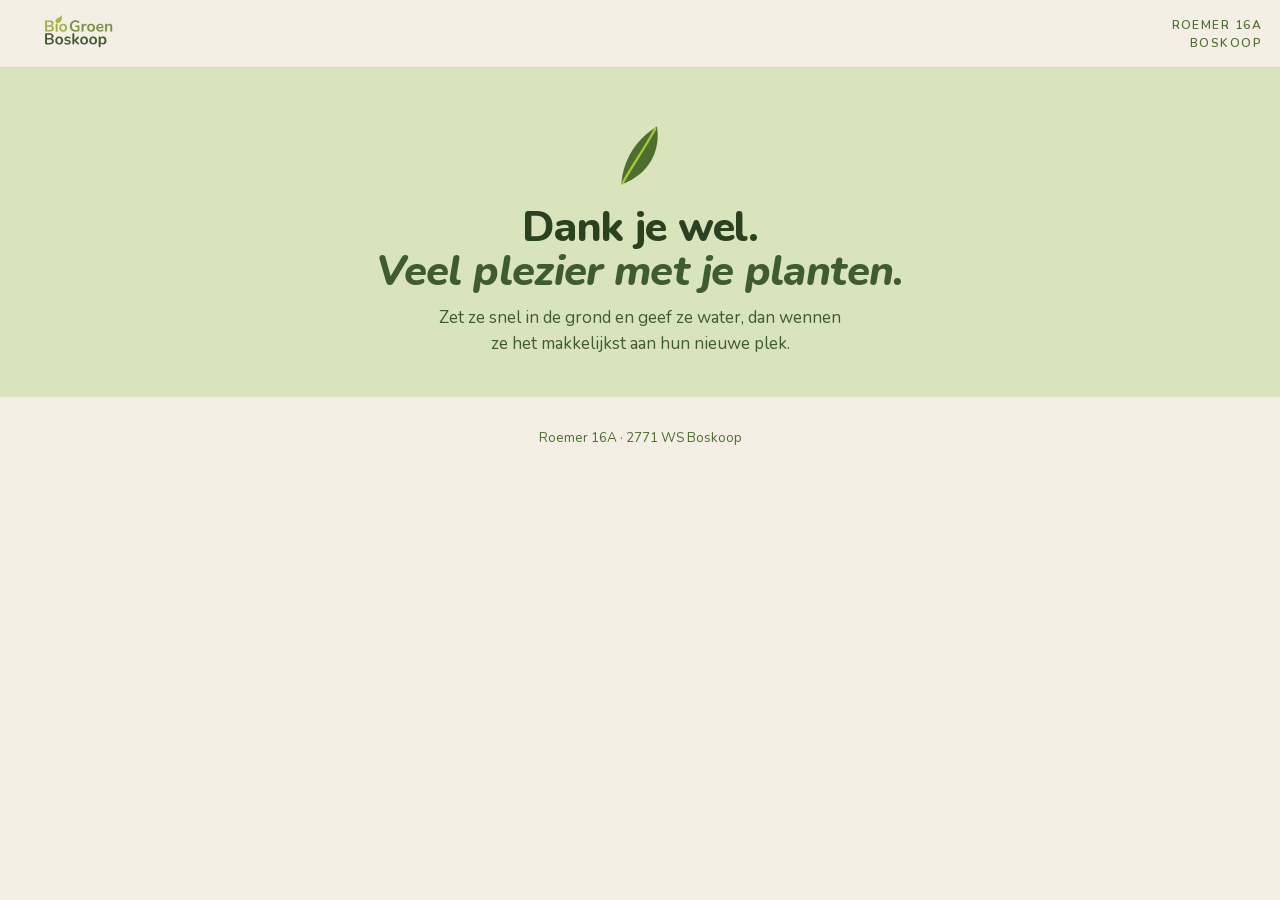
<file: bedankt.html>
<!doctype html>
<html lang="nl">
<head>
<meta charset="utf-8">
<link rel="icon" href="data:image/svg+xml,%3Csvg xmlns='http://www.w3.org/2000/svg' viewBox='0 0 64 64'%3E%3Crect width='64' height='64' rx='14' fill='%232B4220'/%3E%3Cpath d='M18 46 C20 26 32 14 48 12 C50 30 38 44 18 46 Z' fill='%23A8C63C'/%3E%3Cpath d='M19 46 C26 38 36 26 46 15' stroke='%232B4220' stroke-width='3' fill='none' stroke-linecap='round'/%3E%3C/svg%3E">
<meta name="viewport" content="width=device-width,initial-scale=1,viewport-fit=cover">
<meta name="robots" content="noindex">
<title>Bedankt — BioGroen Boskoop</title>
<link rel="stylesheet" href="bgb-fonts.css">
<style>

:root{--lime:#A8C63C;--pastel:#D9E4BC;--dark:#3E5C2E;--night:#2B4220;--moss:#4E6E2E;
  --cream:#F3EFE5;--line:#DCD5C2;--f:Nunito,system-ui,-apple-system,'Segoe UI',sans-serif}
*,*::before,*::after{box-sizing:border-box}
html{font-family:var(--f)}
body{margin:0;background:var(--cream);color:var(--night);font-weight:400;font-size:17px;line-height:1.55}
.kop{background:var(--cream);border-bottom:1.5px solid var(--line);padding:14px 18px;display:flex;align-items:center;justify-content:space-between;gap:14px}
.bgb-logo__knock{fill:var(--cream)}
.kop__merk{width:118px;display:block}
.kop__adres{color:var(--moss);text-align:right;margin:0;line-height:1.5;font-weight:600;
  letter-spacing:.12em;text-transform:uppercase;font-size:12px}
.vak{background:var(--pastel);padding:44px 18px 40px;text-align:center}
.wrap{max-width:520px;margin:0 auto;padding:0 18px 44px}
h1{font-weight:800;font-size:clamp(30px,8vw,42px);line-height:1.05;letter-spacing:-.015em;margin:18px 0 10px}
h1 em{font-style:italic;color:var(--dark)}
.lead{margin:0 auto;max-width:420px;color:var(--dark)}
.blad{width:76px;height:76px;display:block;margin:0 auto}
.voet{margin-top:30px;text-align:center;font-size:14px;color:var(--moss)}
.voet p{margin:0;line-height:1.65;font-size:13.5px;font-variant-numeric:tabular-nums}
a{color:inherit}
</style>
</head>
<body>
<header class="kop">
  <!-- LOGO:START --><svg class="kop__merk bgb-logo" role="img" aria-label="BioGroen Boskoop" xmlns="http://www.w3.org/2000/svg" xmlns:xlink="http://www.w3.org/1999/xlink" viewBox="0 0 4251.75 1417.5" preserveAspectRatio="xMidYMid meet"><defs><g/><clipPath id="a26000ff5c"><path d="M 0.62 0 L 4250.88 0 L 4250.88 1417 L 0.62 1417 Z M 0.62 0 " clip-rule="nonzero"/></clipPath><clipPath id="8870ce7c89"><path d="M 0.62 0 L 4250.66 0 L 4250.66 1416.93 L 0.62 1416.93 Z M 0.62 0 " clip-rule="nonzero"/></clipPath><clipPath id="c2f44dbb6f"><path d="M 1336.42 217.93 L 1446.06 217.93 L 1446.06 327.57 L 1336.42 327.57 Z M 1336.42 217.93 " clip-rule="nonzero"/></clipPath><clipPath id="900d8e21f1"><path d="M 1391.24 217.93 C 1360.96 217.93 1336.42 242.48 1336.42 272.75 C 1336.42 303.03 1360.96 327.57 1391.24 327.57 C 1421.52 327.57 1446.06 303.03 1446.06 272.75 C 1446.06 242.48 1421.52 217.93 1391.24 217.93 Z M 1391.24 217.93 " clip-rule="nonzero"/></clipPath><clipPath id="1ef32eebeb"><path d="M 0.42 0.93 L 110.06 0.93 L 110.06 110.57 L 0.42 110.57 Z M 0.42 0.93 " clip-rule="nonzero"/></clipPath><clipPath id="9193e48dbc"><path d="M 55.24 0.93 C 24.96 0.93 0.42 25.48 0.42 55.75 C 0.42 86.03 24.96 110.57 55.24 110.57 C 85.52 110.57 110.06 86.03 110.06 55.75 C 110.06 25.48 85.52 0.93 55.24 0.93 Z M 55.24 0.93 " clip-rule="nonzero"/></clipPath><clipPath id="658c594928"><rect x="0" width="111" y="0" height="111"/></clipPath><clipPath id="f12c47533d"><path d="M 1355.5 36.55 L 1584 36.55 L 1584 386.66 L 1355.5 386.66 Z M 1355.5 36.55 " clip-rule="nonzero"/></clipPath><clipPath id="6692439321"><rect x="0" width="4251" y="0" height="1417"/></clipPath></defs><g clip-path="url(#a26000ff5c)"><g transform="matrix(1, 0, 0, 1, 0, 0)"><g clip-path="url(#6692439321)"><g clip-path="url(#8870ce7c89)"></g><g fill="#a2b143" fill-opacity="1"><g transform="translate(932.06, 633.21)"><g><path d="M 81.92 0 C 69.49 0 59.98 -3.3 53.39 -9.89 C 46.8 -16.48 43.5 -25.99 43.5 -38.42 L 43.5 -359.91 C 43.5 -372.33 46.8 -381.84 53.39 -388.44 C 59.98 -395.03 69.49 -398.33 81.92 -398.33 L 217.53 -398.33 C 245.39 -398.33 269.12 -394.18 288.7 -385.89 C 308.3 -377.61 323.27 -365.74 333.62 -350.3 C 343.99 -334.86 349.17 -316.41 349.17 -294.94 C 349.17 -270.82 342.2 -250.48 328.27 -233.91 C 314.33 -217.33 295.3 -206.22 271.2 -200.58 L 271.2 -209.05 C 299.08 -204.9 320.73 -194.35 336.17 -177.41 C 351.62 -160.46 359.34 -138.43 359.34 -111.31 C 359.34 -75.89 347.38 -48.49 323.45 -29.09 C 299.54 -9.7 266.3 0 223.73 0 Z M 113 -54.81 L 214.7 -54.81 C 240.32 -54.81 259.15 -59.8 271.2 -69.78 C 283.25 -79.76 289.28 -94.73 289.28 -114.69 C 289.28 -135.03 283.25 -150.1 271.2 -159.89 C 259.15 -169.68 240.32 -174.58 214.7 -174.58 L 113 -174.58 Z M 113 -229.39 L 205.09 -229.39 C 229.96 -229.39 248.51 -234.19 260.75 -243.8 C 272.99 -253.4 279.11 -267.62 279.11 -286.45 C 279.11 -305.29 272.99 -319.5 260.75 -329.11 C 248.51 -338.71 229.96 -343.52 205.09 -343.52 L 113 -343.52 Z M 113 -229.39 "/></g></g></g><g fill="#a2b143" fill-opacity="1"><g transform="translate(1320.77, 633.21)"><g><path d="M 71.75 3.95 C 60.46 3.95 51.8 0.56 45.77 -6.22 C 39.73 -13 36.72 -22.41 36.72 -34.47 L 36.72 -241.81 C 36.72 -254.25 39.73 -263.76 45.77 -270.34 C 51.8 -276.94 60.46 -280.23 71.75 -280.23 C 83.05 -280.23 91.8 -276.94 98.02 -270.34 C 104.23 -263.76 107.34 -254.25 107.34 -241.81 L 107.34 -34.47 C 107.34 -22.41 104.33 -13 98.3 -6.22 C 92.27 0.56 83.43 3.95 71.75 3.95 Z M 71.75 -332.78 C 58.57 -332.78 48.3 -336.08 40.95 -342.67 C 33.61 -349.27 29.94 -358.4 29.94 -370.08 C 29.94 -382.13 33.61 -391.35 40.95 -397.75 C 48.3 -404.16 58.57 -407.36 71.75 -407.36 C 85.31 -407.36 95.67 -404.16 102.83 -397.75 C 109.98 -391.35 113.56 -382.13 113.56 -370.08 C 113.56 -358.4 109.98 -349.27 102.83 -342.67 C 95.67 -336.08 85.31 -332.78 71.75 -332.78 Z M 71.75 -332.78 "/></g></g></g><g fill="#a2b143" fill-opacity="1"><g transform="translate(1464.84, 633.21)"><g><path d="M 162.72 5.66 C 134.09 5.66 109.23 -0.18 88.14 -11.86 C 67.05 -23.54 50.66 -40.2 38.98 -61.86 C 27.3 -83.52 21.47 -109.05 21.47 -138.42 C 21.47 -160.65 24.77 -180.52 31.36 -198.03 C 37.95 -215.55 47.46 -230.62 59.89 -243.23 C 72.32 -255.85 87.19 -265.45 104.52 -272.05 C 121.85 -278.64 141.25 -281.94 162.72 -281.94 C 191.34 -281.94 216.2 -276.1 237.3 -264.42 C 258.39 -252.74 274.77 -236.17 286.45 -214.7 C 298.13 -193.23 303.97 -167.8 303.97 -138.42 C 303.97 -116.2 300.67 -96.24 294.08 -78.53 C 287.48 -60.83 277.97 -45.67 265.55 -33.05 C 253.12 -20.43 238.24 -10.83 220.91 -4.23 C 203.58 2.36 184.19 5.66 162.72 5.66 Z M 162.72 -48.03 C 176.66 -48.03 188.89 -51.41 199.44 -58.19 C 209.99 -64.97 218.18 -75.05 224.02 -88.42 C 229.86 -101.8 232.78 -118.46 232.78 -138.42 C 232.78 -168.55 226.38 -191.06 213.56 -205.94 C 200.76 -220.82 183.81 -228.27 162.72 -228.27 C 148.78 -228.27 136.54 -224.97 125.98 -218.38 C 115.44 -211.78 107.25 -201.8 101.41 -188.42 C 95.57 -175.05 92.66 -158.39 92.66 -138.42 C 92.66 -108.67 99.05 -86.16 111.86 -70.91 C 124.67 -55.66 141.62 -48.03 162.72 -48.03 Z M 162.72 -48.03 "/></g></g></g><g clip-path="url(#c2f44dbb6f)"><g clip-path="url(#900d8e21f1)"><g transform="matrix(1, 0, 0, 1, 1336, 217)"><g clip-path="url(#658c594928)"><g clip-path="url(#1ef32eebeb)"><g clip-path="url(#9193e48dbc)"><path class="bgb-logo__knock" fill="#ffffff" d="M 0.42 0.93 L 110.06 0.93 L 110.06 110.57 L 0.42 110.57 Z M 0.42 0.93 " fill-opacity="1" fill-rule="nonzero"/></g></g></g></g></g></g><g fill="#455c33" fill-opacity="1"><g transform="translate(932.06, 1095.63)"><g><path d="M 81.92 0 C 69.49 0 59.98 -3.3 53.39 -9.89 C 46.8 -16.48 43.5 -25.99 43.5 -38.42 L 43.5 -359.91 C 43.5 -372.33 46.8 -381.84 53.39 -388.44 C 59.98 -395.03 69.49 -398.33 81.92 -398.33 L 217.53 -398.33 C 245.39 -398.33 269.12 -394.18 288.7 -385.89 C 308.3 -377.61 323.27 -365.74 333.62 -350.3 C 343.99 -334.86 349.17 -316.41 349.17 -294.94 C 349.17 -270.82 342.2 -250.48 328.27 -233.91 C 314.33 -217.33 295.3 -206.22 271.2 -200.58 L 271.2 -209.05 C 299.08 -204.9 320.73 -194.35 336.17 -177.41 C 351.62 -160.46 359.34 -138.43 359.34 -111.31 C 359.34 -75.89 347.38 -48.49 323.45 -29.09 C 299.54 -9.7 266.3 0 223.73 0 Z M 113 -54.81 L 214.7 -54.81 C 240.32 -54.81 259.15 -59.8 271.2 -69.78 C 283.25 -79.76 289.28 -94.73 289.28 -114.69 C 289.28 -135.03 283.25 -150.1 271.2 -159.89 C 259.15 -169.68 240.32 -174.58 214.7 -174.58 L 113 -174.58 Z M 113 -229.39 L 205.09 -229.39 C 229.96 -229.39 248.51 -234.19 260.75 -243.8 C 272.99 -253.4 279.11 -267.62 279.11 -286.45 C 279.11 -305.29 272.99 -319.5 260.75 -329.11 C 248.51 -338.71 229.96 -343.52 205.09 -343.52 L 113 -343.52 Z M 113 -229.39 "/></g></g></g><g fill="#455c33" fill-opacity="1"><g transform="translate(1320.77, 1095.63)"><g><path d="M 162.72 5.66 C 134.09 5.66 109.23 -0.18 88.14 -11.86 C 67.05 -23.54 50.66 -40.2 38.98 -61.86 C 27.3 -83.52 21.47 -109.05 21.47 -138.42 C 21.47 -160.65 24.77 -180.52 31.36 -198.03 C 37.95 -215.55 47.46 -230.62 59.89 -243.23 C 72.32 -255.85 87.19 -265.45 104.52 -272.05 C 121.85 -278.64 141.25 -281.94 162.72 -281.94 C 191.34 -281.94 216.2 -276.1 237.3 -264.42 C 258.39 -252.74 274.77 -236.17 286.45 -214.7 C 298.13 -193.23 303.97 -167.8 303.97 -138.42 C 303.97 -116.2 300.67 -96.24 294.08 -78.53 C 287.48 -60.83 277.97 -45.67 265.55 -33.05 C 253.12 -20.43 238.24 -10.83 220.91 -4.23 C 203.58 2.36 184.19 5.66 162.72 5.66 Z M 162.72 -48.03 C 176.66 -48.03 188.89 -51.41 199.44 -58.19 C 209.99 -64.97 218.18 -75.05 224.02 -88.42 C 229.86 -101.8 232.78 -118.46 232.78 -138.42 C 232.78 -168.55 226.38 -191.06 213.56 -205.94 C 200.76 -220.82 183.81 -228.27 162.72 -228.27 C 148.78 -228.27 136.54 -224.97 125.98 -218.38 C 115.44 -211.78 107.25 -201.8 101.41 -188.42 C 95.57 -175.05 92.66 -158.39 92.66 -138.42 C 92.66 -108.67 99.05 -86.16 111.86 -70.91 C 124.67 -55.66 141.62 -48.03 162.72 -48.03 Z M 162.72 -48.03 "/></g></g></g><g fill="#455c33" fill-opacity="1"><g transform="translate(1646.21, 1095.63)"><g><path d="M 137.86 5.66 C 121.66 5.66 104.52 3.96 86.44 0.56 C 68.36 -2.82 52.17 -8.66 37.86 -16.95 C 31.83 -20.71 27.59 -25.13 25.14 -30.22 C 22.69 -35.31 21.75 -40.4 22.31 -45.48 C 22.88 -50.57 24.77 -54.99 27.97 -58.75 C 31.16 -62.52 35.3 -64.97 40.39 -66.09 C 45.48 -67.23 51.04 -66.29 57.06 -63.28 C 72.13 -56.12 86.26 -51.13 99.44 -48.3 C 112.62 -45.47 125.62 -44.06 138.42 -44.06 C 156.5 -44.06 169.97 -47.17 178.81 -53.39 C 187.66 -59.61 192.09 -67.8 192.09 -77.97 C 192.09 -86.63 189.17 -93.32 183.33 -98.03 C 177.49 -102.74 168.74 -106.22 157.06 -108.48 L 100.56 -119.22 C 77.22 -123.74 59.42 -132.3 47.17 -144.92 C 34.93 -157.54 28.81 -173.83 28.81 -193.8 C 28.81 -211.88 33.8 -227.51 43.78 -240.69 C 53.77 -253.88 67.61 -264.05 85.31 -271.2 C 103.02 -278.36 123.36 -281.94 146.33 -281.94 C 162.9 -281.94 178.44 -280.14 192.94 -276.56 C 207.45 -272.99 221.48 -267.44 235.05 -259.91 C 240.69 -256.88 244.55 -252.93 246.62 -248.03 C 248.7 -243.13 249.16 -238.14 248.03 -233.06 C 246.91 -227.98 244.64 -223.46 241.25 -219.5 C 237.86 -215.54 233.63 -213.09 228.55 -212.16 C 223.46 -211.22 217.72 -212.25 211.31 -215.27 C 199.63 -221.3 188.43 -225.63 177.69 -228.27 C 166.96 -230.9 156.7 -232.22 146.91 -232.22 C 128.45 -232.22 114.79 -229.02 105.94 -222.61 C 97.08 -216.2 92.66 -207.73 92.66 -197.19 C 92.66 -189.27 95.29 -182.68 100.56 -177.41 C 105.84 -172.13 113.94 -168.55 124.86 -166.67 L 181.36 -155.94 C 205.85 -151.41 224.4 -143.13 237.02 -131.08 C 249.63 -119.02 255.94 -102.83 255.94 -82.48 C 255.94 -54.99 245.2 -33.43 223.73 -17.8 C 202.27 -2.16 173.64 5.66 137.86 5.66 Z M 137.86 5.66 "/></g></g></g><g fill="#455c33" fill-opacity="1"><g transform="translate(1921.92, 1095.63)"><g><path d="M 71.75 4.52 C 60.46 4.52 51.8 1.41 45.77 -4.8 C 39.73 -11.02 36.72 -19.96 36.72 -31.64 L 36.72 -367.25 C 36.72 -378.93 39.73 -387.77 45.77 -393.8 C 51.8 -399.83 60.46 -402.84 71.75 -402.84 C 83.05 -402.84 91.8 -399.83 98.02 -393.8 C 104.23 -387.77 107.34 -378.93 107.34 -367.25 L 107.34 -158.77 L 108.48 -158.77 L 201.7 -257.08 C 209.23 -264.61 215.82 -270.45 221.47 -274.59 C 227.12 -278.74 234.85 -280.81 244.64 -280.81 C 254.43 -280.81 261.87 -278.27 266.95 -273.17 C 272.05 -268.09 274.59 -261.97 274.59 -254.81 C 274.59 -247.66 271.2 -240.5 264.42 -233.34 L 166.11 -129.39 L 166.11 -158.77 L 274.03 -42.38 C 280.8 -35.22 283.91 -27.97 283.34 -20.62 C 282.78 -13.28 279.67 -7.25 274.02 -2.55 C 268.37 2.16 261.22 4.52 252.56 4.52 C 242.01 4.52 233.62 2.45 227.41 -1.69 C 221.2 -5.83 214.33 -12.05 206.8 -20.34 L 108.48 -123.17 L 107.34 -123.17 L 107.34 -31.64 C 107.34 -7.54 95.48 4.52 71.75 4.52 Z M 71.75 4.52 "/></g></g></g><g fill="#455c33" fill-opacity="1"><g transform="translate(2219.11, 1095.63)"><g><path d="M 162.72 5.66 C 134.09 5.66 109.23 -0.18 88.14 -11.86 C 67.05 -23.54 50.66 -40.2 38.98 -61.86 C 27.3 -83.52 21.47 -109.05 21.47 -138.42 C 21.47 -160.65 24.77 -180.52 31.36 -198.03 C 37.95 -215.55 47.46 -230.62 59.89 -243.23 C 72.32 -255.85 87.19 -265.45 104.52 -272.05 C 121.85 -278.64 141.25 -281.94 162.72 -281.94 C 191.34 -281.94 216.2 -276.1 237.3 -264.42 C 258.39 -252.74 274.77 -236.17 286.45 -214.7 C 298.13 -193.23 303.97 -167.8 303.97 -138.42 C 303.97 -116.2 300.67 -96.24 294.08 -78.53 C 287.48 -60.83 277.97 -45.67 265.55 -33.05 C 253.12 -20.43 238.24 -10.83 220.91 -4.23 C 203.58 2.36 184.19 5.66 162.72 5.66 Z M 162.72 -48.03 C 176.66 -48.03 188.89 -51.41 199.44 -58.19 C 209.99 -64.97 218.18 -75.05 224.02 -88.42 C 229.86 -101.8 232.78 -118.46 232.78 -138.42 C 232.78 -168.55 226.38 -191.06 213.56 -205.94 C 200.76 -220.82 183.81 -228.27 162.72 -228.27 C 148.78 -228.27 136.54 -224.97 125.98 -218.38 C 115.44 -211.78 107.25 -201.8 101.41 -188.42 C 95.57 -175.05 92.66 -158.39 92.66 -138.42 C 92.66 -108.67 99.05 -86.16 111.86 -70.91 C 124.67 -55.66 141.62 -48.03 162.72 -48.03 Z M 162.72 -48.03 "/></g></g></g><g fill="#455c33" fill-opacity="1"><g transform="translate(2544.55, 1095.63)"><g><path d="M 162.72 5.66 C 134.09 5.66 109.23 -0.18 88.14 -11.86 C 67.05 -23.54 50.66 -40.2 38.98 -61.86 C 27.3 -83.52 21.47 -109.05 21.47 -138.42 C 21.47 -160.65 24.77 -180.52 31.36 -198.03 C 37.95 -215.55 47.46 -230.62 59.89 -243.23 C 72.32 -255.85 87.19 -265.45 104.52 -272.05 C 121.85 -278.64 141.25 -281.94 162.72 -281.94 C 191.34 -281.94 216.2 -276.1 237.3 -264.42 C 258.39 -252.74 274.77 -236.17 286.45 -214.7 C 298.13 -193.23 303.97 -167.8 303.97 -138.42 C 303.97 -116.2 300.67 -96.24 294.08 -78.53 C 287.48 -60.83 277.97 -45.67 265.55 -33.05 C 253.12 -20.43 238.24 -10.83 220.91 -4.23 C 203.58 2.36 184.19 5.66 162.72 5.66 Z M 162.72 -48.03 C 176.66 -48.03 188.89 -51.41 199.44 -58.19 C 209.99 -64.97 218.18 -75.05 224.02 -88.42 C 229.86 -101.8 232.78 -118.46 232.78 -138.42 C 232.78 -168.55 226.38 -191.06 213.56 -205.94 C 200.76 -220.82 183.81 -228.27 162.72 -228.27 C 148.78 -228.27 136.54 -224.97 125.98 -218.38 C 115.44 -211.78 107.25 -201.8 101.41 -188.42 C 95.57 -175.05 92.66 -158.39 92.66 -138.42 C 92.66 -108.67 99.05 -86.16 111.86 -70.91 C 124.67 -55.66 141.62 -48.03 162.72 -48.03 Z M 162.72 -48.03 "/></g></g></g><g fill="#455c33" fill-opacity="1"><g transform="translate(2869.98, 1095.63)"><g><path d="M 71.75 106.22 C 60.46 106.22 51.8 103.2 45.77 97.17 C 39.73 91.15 36.72 82.3 36.72 70.62 L 36.72 -245.2 C 36.72 -256.88 39.73 -265.73 45.77 -271.77 C 51.8 -277.8 60.27 -280.81 71.19 -280.81 C 82.49 -280.81 91.15 -277.8 97.17 -271.77 C 103.2 -265.73 106.22 -256.88 106.22 -245.2 L 106.22 -201.14 L 100 -218.09 C 105.66 -237.3 117.24 -252.74 134.75 -264.42 C 152.27 -276.1 172.71 -281.94 196.06 -281.94 C 220.16 -281.94 241.35 -276.1 259.61 -264.42 C 277.88 -252.74 292.1 -236.27 302.27 -214.98 C 312.44 -193.7 317.53 -168.18 317.53 -138.42 C 317.53 -109.05 312.44 -83.52 302.27 -61.86 C 292.1 -40.2 277.97 -23.54 259.89 -11.86 C 241.82 -0.18 220.54 5.66 196.06 5.66 C 173.08 5.66 152.93 -0.09 135.59 -11.58 C 118.27 -23.07 106.59 -38.04 100.56 -56.5 L 107.34 -56.5 L 107.34 70.62 C 107.34 82.3 104.23 91.15 98.02 97.17 C 91.8 103.2 83.05 106.22 71.75 106.22 Z M 176.28 -48.03 C 190.22 -48.03 202.46 -51.41 213 -58.19 C 223.55 -64.97 231.74 -75.05 237.58 -88.42 C 243.42 -101.8 246.34 -118.46 246.34 -138.42 C 246.34 -168.55 239.94 -191.06 227.12 -205.94 C 214.32 -220.82 197.38 -228.27 176.28 -228.27 C 162.34 -228.27 150.1 -224.97 139.55 -218.38 C 129 -211.78 120.81 -201.8 114.97 -188.42 C 109.13 -175.05 106.22 -158.39 106.22 -138.42 C 106.22 -108.67 112.62 -86.16 125.42 -70.91 C 138.23 -55.66 155.19 -48.03 176.28 -48.03 Z M 176.28 -48.03 "/></g></g></g><g fill="#819247" fill-opacity="1"><g transform="translate(1837.15, 633.21)"><g><path d="M 235.05 5.66 C 190.97 5.66 153.77 -2.63 123.45 -19.2 C 93.13 -35.77 70.05 -59.32 54.23 -89.83 C 38.42 -120.34 30.52 -156.5 30.52 -198.31 C 30.52 -229.96 35.12 -258.39 44.34 -283.62 C 53.57 -308.86 66.94 -330.43 84.45 -348.31 C 101.97 -366.21 123.35 -379.96 148.59 -389.56 C 173.83 -399.16 202.46 -403.97 234.47 -403.97 C 255.56 -403.97 276.75 -401.43 298.03 -396.34 C 319.31 -391.26 339.37 -382.69 358.2 -370.64 C 364.61 -366.49 368.85 -361.41 370.92 -355.38 C 372.99 -349.35 373.27 -343.23 371.77 -337.02 C 370.27 -330.8 367.44 -325.44 363.3 -320.92 C 359.15 -316.4 353.97 -313.57 347.75 -312.44 C 341.54 -311.31 334.67 -312.82 327.14 -316.97 C 312.83 -325.25 298.32 -331.27 283.62 -335.03 C 268.94 -338.8 252.55 -340.69 234.47 -340.69 C 206.6 -340.69 183.06 -335.13 163.84 -324.02 C 144.63 -312.91 130.23 -296.81 120.62 -275.72 C 111.02 -254.62 106.22 -228.82 106.22 -198.31 C 106.22 -151.98 117.33 -116.76 139.55 -92.66 C 161.77 -68.55 194.74 -56.5 238.44 -56.5 C 253.5 -56.5 268.75 -58 284.19 -61.02 C 299.63 -64.04 314.7 -68.18 329.39 -73.45 L 315.27 -41.25 L 315.27 -161.59 L 253.12 -161.59 C 243.71 -161.59 236.45 -164.04 231.36 -168.94 C 226.27 -173.83 223.73 -180.42 223.73 -188.7 C 223.73 -197.37 226.27 -203.96 231.36 -208.48 C 236.45 -213 243.71 -215.27 253.12 -215.27 L 346.34 -215.27 C 355.76 -215.27 363.01 -212.72 368.09 -207.64 C 373.18 -202.55 375.72 -195.3 375.72 -185.89 L 375.72 -48.59 C 375.72 -40.3 374.12 -33.33 370.92 -27.67 C 367.72 -22.02 362.55 -17.88 355.39 -15.25 C 338.82 -9.23 319.79 -4.24 298.31 -0.28 C 276.84 3.68 255.75 5.66 235.05 5.66 Z M 235.05 5.66 "/></g></g></g><g fill="#819247" fill-opacity="1"><g transform="translate(2252.99, 633.21)"><g><path d="M 72.89 4.52 C 61.21 4.52 52.27 1.41 46.05 -4.8 C 39.83 -11.02 36.72 -19.96 36.72 -31.64 L 36.72 -245.2 C 36.72 -256.88 39.73 -265.73 45.77 -271.77 C 51.8 -277.8 60.27 -280.81 71.19 -280.81 C 82.11 -280.81 90.59 -277.8 96.61 -271.77 C 102.64 -265.73 105.66 -256.88 105.66 -245.2 L 105.66 -209.61 L 100 -209.61 C 105.28 -232.21 115.64 -249.35 131.08 -261.03 C 146.52 -272.71 167.05 -279.68 192.67 -281.94 C 200.58 -282.69 206.88 -280.71 211.59 -276 C 216.3 -271.29 219.03 -264.04 219.78 -254.25 C 220.54 -244.83 218.38 -237.2 213.28 -231.36 C 208.2 -225.52 200.57 -222.05 190.41 -220.92 L 177.97 -219.78 C 155 -217.52 137.68 -210.46 126 -198.59 C 114.32 -186.73 108.48 -170.06 108.48 -148.59 L 108.48 -31.64 C 108.48 -19.96 105.47 -11.02 99.44 -4.8 C 93.41 1.41 84.57 4.52 72.89 4.52 Z M 72.89 4.52 "/></g></g></g><g fill="#819247" fill-opacity="1"><g transform="translate(2469.94, 633.21)"><g><path d="M 162.72 5.66 C 134.09 5.66 109.23 -0.18 88.14 -11.86 C 67.05 -23.54 50.66 -40.2 38.98 -61.86 C 27.3 -83.52 21.47 -109.05 21.47 -138.42 C 21.47 -160.65 24.77 -180.52 31.36 -198.03 C 37.95 -215.55 47.46 -230.62 59.89 -243.23 C 72.32 -255.85 87.19 -265.45 104.52 -272.05 C 121.85 -278.64 141.25 -281.94 162.72 -281.94 C 191.34 -281.94 216.2 -276.1 237.3 -264.42 C 258.39 -252.74 274.77 -236.17 286.45 -214.7 C 298.13 -193.23 303.97 -167.8 303.97 -138.42 C 303.97 -116.2 300.67 -96.24 294.08 -78.53 C 287.48 -60.83 277.97 -45.67 265.55 -33.05 C 253.12 -20.43 238.24 -10.83 220.91 -4.23 C 203.58 2.36 184.19 5.66 162.72 5.66 Z M 162.72 -48.03 C 176.66 -48.03 188.89 -51.41 199.44 -58.19 C 209.99 -64.97 218.18 -75.05 224.02 -88.42 C 229.86 -101.8 232.78 -118.46 232.78 -138.42 C 232.78 -168.55 226.38 -191.06 213.56 -205.94 C 200.76 -220.82 183.81 -228.27 162.72 -228.27 C 148.78 -228.27 136.54 -224.97 125.98 -218.38 C 115.44 -211.78 107.25 -201.8 101.41 -188.42 C 95.57 -175.05 92.66 -158.39 92.66 -138.42 C 92.66 -108.67 99.05 -86.16 111.86 -70.91 C 124.67 -55.66 141.62 -48.03 162.72 -48.03 Z M 162.72 -48.03 "/></g></g></g><g fill="#819247" fill-opacity="1"><g transform="translate(2795.38, 633.21)"><g><path d="M 172.89 5.66 C 141.63 5.66 114.7 -0.18 92.09 -11.86 C 69.49 -23.54 52.07 -40.11 39.83 -61.58 C 27.59 -83.05 21.47 -108.48 21.47 -137.86 C 21.47 -166.48 27.4 -191.53 39.27 -213 C 51.13 -234.47 67.52 -251.32 88.42 -263.56 C 109.33 -275.81 133.15 -281.94 159.89 -281.94 C 179.48 -281.94 197.09 -278.73 212.72 -272.33 C 228.35 -265.92 241.72 -256.69 252.83 -244.64 C 263.94 -232.59 272.41 -217.99 278.25 -200.86 C 284.09 -183.72 287.02 -164.41 287.02 -142.94 C 287.02 -136.16 284.66 -130.99 279.95 -127.41 C 275.24 -123.83 268.56 -122.05 259.91 -122.05 L 78.53 -122.05 L 78.53 -162.72 L 237.3 -162.72 L 228.27 -154.25 C 228.27 -171.57 225.72 -186.07 220.62 -197.75 C 215.54 -209.43 208.2 -218.37 198.59 -224.58 C 188.99 -230.8 177.03 -233.91 162.72 -233.91 C 146.89 -233.91 133.43 -230.23 122.31 -222.89 C 111.21 -215.55 102.73 -205.19 96.89 -191.81 C 91.05 -178.45 88.14 -162.54 88.14 -144.08 L 88.14 -140.12 C 88.14 -109.24 95.39 -86.16 109.89 -70.91 C 124.39 -55.66 145.77 -48.03 174.02 -48.03 C 183.8 -48.03 194.82 -49.25 207.06 -51.7 C 219.31 -54.15 230.89 -58.38 241.81 -64.41 C 249.73 -68.93 256.7 -70.91 262.72 -70.34 C 268.75 -69.78 273.55 -67.61 277.12 -63.84 C 280.71 -60.07 282.88 -55.46 283.62 -50 C 284.38 -44.54 283.35 -38.98 280.52 -33.33 C 277.69 -27.68 272.89 -22.79 266.11 -18.64 C 252.93 -10.36 237.77 -4.24 220.62 -0.28 C 203.49 3.68 187.58 5.66 172.89 5.66 Z M 172.89 5.66 "/></g></g></g><g fill="#819247" fill-opacity="1"><g transform="translate(3101.61, 633.21)"><g><path d="M 71.75 4.52 C 60.46 4.52 51.8 1.41 45.77 -4.8 C 39.73 -11.02 36.72 -19.96 36.72 -31.64 L 36.72 -245.2 C 36.72 -256.88 39.73 -265.73 45.77 -271.77 C 51.8 -277.8 60.27 -280.81 71.19 -280.81 C 82.11 -280.81 90.59 -277.8 96.61 -271.77 C 102.64 -265.73 105.66 -256.88 105.66 -245.2 L 105.66 -206.8 L 99.44 -220.92 C 107.73 -240.88 120.63 -256.04 138.14 -266.39 C 155.66 -276.75 175.53 -281.94 197.75 -281.94 C 219.97 -281.94 238.23 -277.79 252.55 -269.5 C 266.87 -261.22 277.61 -248.7 284.77 -231.94 C 291.92 -215.18 295.5 -193.99 295.5 -168.38 L 295.5 -31.64 C 295.5 -19.96 292.48 -11.02 286.45 -4.8 C 280.43 1.41 271.77 4.52 260.47 4.52 C 249.16 4.52 240.41 1.41 234.19 -4.8 C 227.98 -11.02 224.88 -19.96 224.88 -31.64 L 224.88 -164.98 C 224.88 -186.45 220.82 -202.08 212.72 -211.88 C 204.62 -221.66 192.1 -226.56 175.16 -226.56 C 154.44 -226.56 137.95 -220.06 125.7 -207.06 C 113.46 -194.07 107.34 -176.84 107.34 -155.38 L 107.34 -31.64 C 107.34 -7.54 95.48 4.52 71.75 4.52 Z M 71.75 4.52 "/></g></g></g><g clip-path="url(#f12c47533d)"><path fill="#a2b142" d="M 1573.9 36.54 L 1573.76 36.55 C 1560.26 62.57 1544 83.08 1524.99 98.08 C 1518.69 103.73 1509.85 109.92 1498.49 116.64 L 1414.31 160.84 C 1400.2 170.1 1385.7 186.79 1370.81 210.9 C 1361.71 228.28 1356.7 246.59 1355.76 265.83 C 1355.56 274.1 1356.84 283.38 1359.59 293.67 C 1360.8 300.57 1366.58 315.24 1376.95 337.68 C 1377.11 339.82 1376.29 343.61 1374.52 349.04 C 1371.17 358.73 1366.77 369.61 1361.33 381.7 C 1360.6 384.91 1363.66 386.58 1370.5 386.7 C 1373.73 385.62 1376.34 381.45 1378.33 374.16 C 1383.7 347.91 1389.11 325.17 1394.55 305.95 C 1404.1 274.74 1410.96 256.22 1415.13 250.39 C 1421.46 238.4 1428.75 227.29 1437.01 217.04 C 1438.77 214.2 1445.5 207.01 1457.21 195.45 C 1462.05 190.98 1467.15 186.73 1472.48 182.7 C 1489.19 171.83 1498.32 166.52 1499.86 166.76 C 1489.98 173.69 1475.59 188.38 1456.66 210.82 C 1446.17 224.14 1436.5 238.7 1427.65 254.53 C 1418.18 272.63 1411.32 288.07 1407.07 300.82 C 1404.94 307.2 1403.47 312.91 1402.65 317.96 L 1401.91 325.02 C 1401.75 329.39 1402.24 333.1 1403.38 336.14 C 1418.11 335.42 1427.22 334.41 1430.72 333.1 C 1437.14 331.7 1443.8 329.81 1450.68 327.44 C 1464.46 322.69 1479.16 316 1494.79 307.37 C 1517.17 293.51 1533.68 277.3 1544.32 258.76 C 1554.18 239.65 1561.49 222.14 1566.25 206.21 C 1572.64 186.92 1577.43 163.48 1580.59 135.92 C 1583.41 113.75 1584.36 94.22 1583.46 77.32 C 1582 60.72 1580.62 50.85 1579.32 47.71 C 1577.83 42.13 1576.02 38.4 1573.9 36.54 " fill-opacity="1" fill-rule="nonzero"/></g></g></g></g></svg><!-- LOGO:END -->
  <p class="kop__adres">Roemer 16A<br>Boskoop</p>
</header>

<div class="vak">
  <svg class="blad" viewBox="0 -120 80 130" role="img" aria-label="Blaadje">
    <path d="M0,0 C3,-42 25,-77 61,-99 C68,-58 47,-16 0,0 Z" fill="#4E6E2E" transform="translate(8,4)"/>
    <path d="M10,2 C26,-27 47,-57 66,-91" stroke="#A8C63C" stroke-width="4" fill="none" stroke-linecap="round"/>
  </svg>
  <h1>Dank je wel.<br><em>Veel plezier met je planten.</em></h1>
  <p class="lead">Zet ze snel in de grond en geef ze water,
    dan wennen ze het makkelijkst aan hun nieuwe plek.</p>
</div>

<main class="wrap">
  <div class="voet">
    <p>Roemer 16A &middot; 2771 WS Boskoop</p>
  </div>
</main>
</body>
</html>
</file>
<file: bgb-fonts.css>
/* BioGroen Boskoop — fontpakket (SIL Open Font License 1.1)
   Nunito © The Nunito Project Authors. Latin-subset, base64 ingesloten.
   Eén familie, conform de merkgids. */
@font-face{font-family:'Nunito';font-style:italic;font-weight:400;font-display:block;src:url([data-uri]) format('woff2')}
@font-face{font-family:'Nunito';font-style:italic;font-weight:800;font-display:block;src:url([data-uri]) format('woff2')}
@font-face{font-family:'Nunito';font-style:normal;font-weight:400;font-display:block;src:url([data-uri]) format('woff2')}
@font-face{font-family:'Nunito';font-style:normal;font-weight:600;font-display:block;src:url([data-uri]) format('woff2')}
@font-face{font-family:'Nunito';font-style:normal;font-weight:800;font-display:block;src:url([data-uri]) format('woff2')}
</file>
